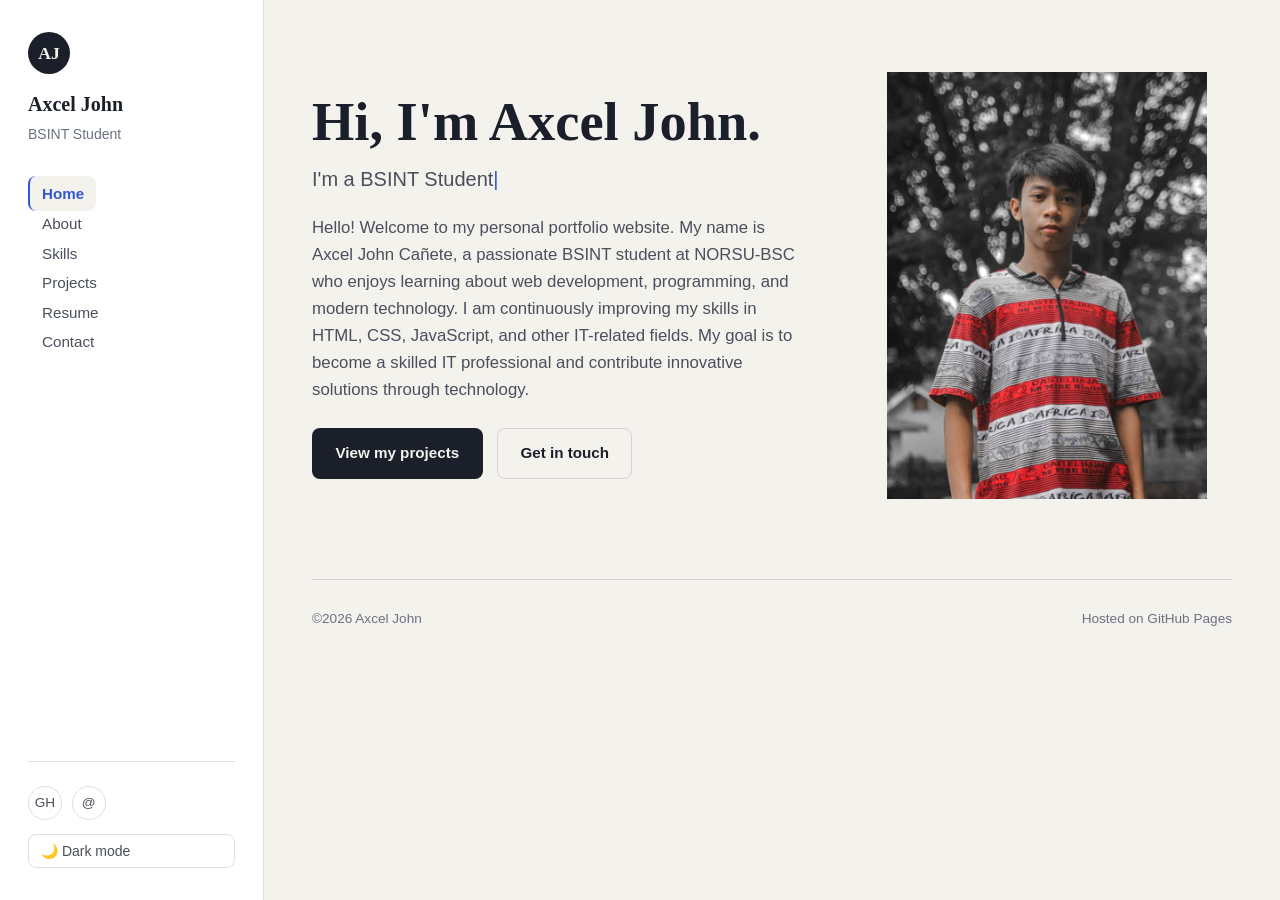
<file: index.html>
<!DOCTYPE html>
<html lang="en">
<head>
  <meta charset="UTF-8" />
  <meta name="viewport" content="width=device-width, initial-scale=1.0" />
  <title>PERSONAL PORTFOLIO WEBSITE</title>
  <link rel="stylesheet" href="css/style.css" />
</head>
<body>

  <!-- Mobile top bar -->
  <header class="topbar">
    <span class="brand-name">Axcel John</span>
    <button class="hamburger" data-hamburger aria-label="Toggle navigation menu" aria-expanded="false">
      <span></span><span></span><span></span>
    </button>
  </header>

  <!-- Mobile drawer navigation -->
  <nav class="mobile-drawer" data-mobile-drawer aria-label="Mobile navigation">
    <ul class="nav-list">
      <li><a class="nav-link" href="index.html">Home</a></li>
      <li><a class="nav-link" href="about.html">About</a></li>
      <li><a class="nav-link" href="skills.html">Skills</a></li>
      <li><a class="nav-link" href="projects.html">Projects</a></li>
      <li><a class="nav-link" href="resume.html">Resume</a></li>
      <li><a class="nav-link" href="contact.html">Contact</a></li>
    </ul>
    <div class="sidebar-footer">
      <div class="social-row">
        <a href="https://github.com/Axcel21" target="_blank" rel="noopener" aria-label="GitHub">GH</a>
        <a href="mailto:axceljohn@example.com" aria-label="Email">@</a>
      </div>
      <button class="theme-toggle" data-theme-toggle type="button">
        <span class="icon-light">🌙 Dark mode</span>
        <span class="icon-dark">☀️ Light mode</span>
      </button>
    </div>
  </nav>

  <div class="app">
    <!-- Desktop sidebar navigation -->
    <aside class="sidebar">
      <div class="brand">
        <div class="brand-mark">AJ</div>
        <span class="brand-name">Axcel John</span>
        <span class="brand-role">BSINT Student</span>
      </div>
      <nav aria-label="Primary navigation">
        <ul class="nav-list">
          <li><a class="nav-link" href="index.html">Home</a></li>
          <li><a class="nav-link" href="about.html">About</a></li>
          <li><a class="nav-link" href="skills.html">Skills</a></li>
          <li><a class="nav-link" href="projects.html">Projects</a></li>
          <li><a class="nav-link" href="resume.html">Resume</a></li>
          <li><a class="nav-link" href="contact.html">Contact</a></li>
        </ul>
      </nav>
      <div class="sidebar-footer">
        <div class="social-row">
          <a href="https://github.com/Axcel21" target="_blank" rel="noopener" aria-label="GitHub">GH</a>
          <a href="mailto:axceljohn@example.com" aria-label="Email">@</a>
        </div>
        <button class="theme-toggle" data-theme-toggle type="button">
          <span class="icon-light">🌙 Dark mode</span>
          <span class="icon-dark">☀️ Light mode</span>
        </button>
      </div>
    </aside>

    <!-- Main content -->
    <main class="main">
      <div class="content-wide">

        <section class="hero">
          <div>
            <h1>Hi, I'm Axcel John.</h1>
            <p class="role-line">I'm a <span data-typing='["BSINT Student"]'></span></p>
            <p class="intro">Hello! Welcome to my personal portfolio website.
              My name is Axcel John Cañete, a passionate BSINT student at NORSU-BSC
              who enjoys learning about web development, programming, and modern technology.
              I am continuously improving my skills in HTML, CSS, JavaScript, and other IT-related fields.
              My goal is to become a skilled IT professional and contribute innovative solutions through technology.</p>

            <div class="cta-row">
              <a class="btn btn-primary" href="projects.html">View my projects</a>
              <a class="btn btn-outline" href="contact.html">Get in touch</a>
            </div>
          </div>
          <div class="hero-figure">
            <img src="images/facebook.jpg" alt=/>
          </div>
        </section>

        <footer class="site-footer">
          <span>©<span data-year></span> Axcel John</span>
          <span>Hosted on GitHub Pages</span>
        </footer>
      </div>
    </main>
  </div>

  <button class="scroll-top-btn" data-scroll-top aria-label="Scroll back to top">↑</button>

  <script src="js/script.js"></script>
</body>
</html>
</file>
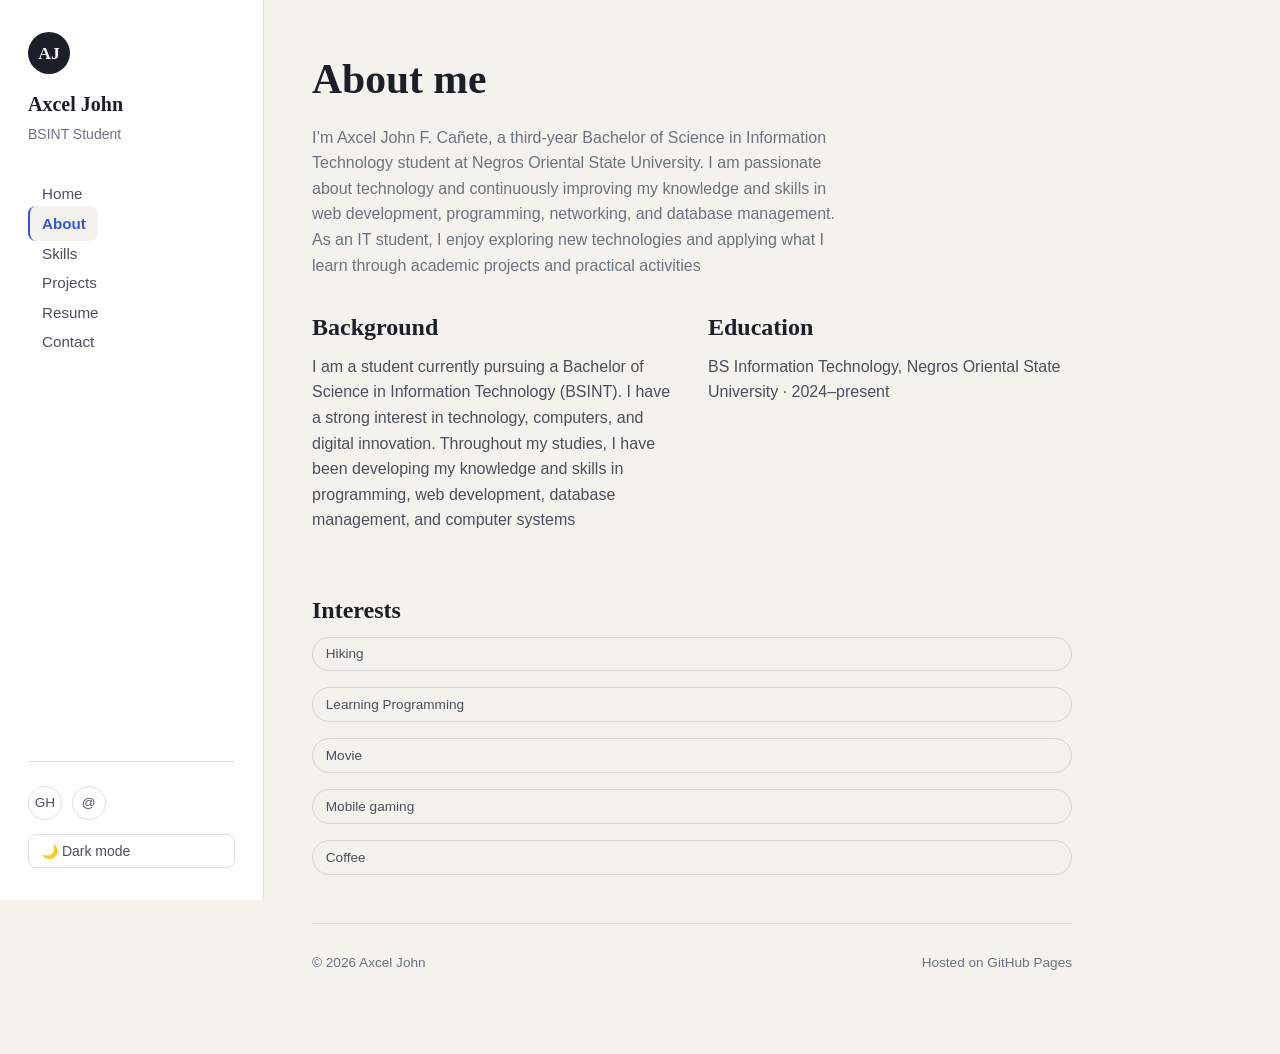
<file: about.html>
<!DOCTYPE html>
<html lang="en">
<head>
  <meta charset="UTF-8" />
  <meta name="viewport" content="width=device-width, initial-scale=1.0" />
  <title>PERSONAL PORTFOLIO WEBSITE</title>
  <link rel="stylesheet" href="css/style.css" />
</head>
<body>

  <header class="topbar">
    <span class="brand-name">Axcel John</span>
    <button class="hamburger" data-hamburger aria-label="Toggle navigation menu" aria-expanded="false">
      <span></span><span></span><span></span>
    </button>
  </header>

  <nav class="mobile-drawer" data-mobile-drawer aria-label="Mobile navigation">
    <ul class="nav-list">
      <li><a class="nav-link" href="index.html">Home</a></li>
      <li><a class="nav-link" href="about.html">About</a></li>
      <li><a class="nav-link" href="skills.html">Skills</a></li>
      <li><a class="nav-link" href="projects.html">Projects</a></li>
      <li><a class="nav-link" href="resume.html">Resume</a></li>
      <li><a class="nav-link" href="contact.html">Contact</a></li>
    </ul>
    <div class="sidebar-footer">
      <div class="social-row">
        <a href="https://github.com/Axcel21" target="_blank" rel="noopener" aria-label="GitHub">GH</a>
        <a href="mailto:axceljohn@example.com" aria-label="Email">@</a>
      </div>
      <button class="theme-toggle" data-theme-toggle type="button">
        <span class="icon-light">🌙 Dark mode</span>
        <span class="icon-dark">☀️ Light mode</span>
      </button>
    </div>
  </nav>

  <div class="app">
    <aside class="sidebar">
      <div class="brand">
        <div class="brand-mark">AJ</div>
        <span class="brand-name">Axcel John</span>
        <span class="brand-role">BSINT Student</span>
      </div>
      <nav aria-label="Primary navigation">
        <ul class="nav-list">
          <li><a class="nav-link" href="index.html">Home</a></li>
          <li><a class="nav-link" href="about.html">About</a></li>
          <li><a class="nav-link" href="skills.html">Skills</a></li>
          <li><a class="nav-link" href="projects.html">Projects</a></li>
          <li><a class="nav-link" href="resume.html">Resume</a></li>
          <li><a class="nav-link" href="contact.html">Contact</a></li>
        </ul>
      </nav>
      <div class="sidebar-footer">
        <div class="social-row">
          <a href="https://github.com/Axcel21" target="_blank" rel="noopener" aria-label="GitHub">GH</a>
          <a href="mailto:axceljohn@example.com" aria-label="Email">@</a>
        </div>
        <button class="theme-toggle" data-theme-toggle type="button">
          <span class="icon-light">🌙 Dark mode</span>
          <span class="icon-dark">☀️ Light mode</span>
        </button>
      </div>
    </aside>

    <main class="main">
      <div class="content">
        <div class="page-header">
          <h1>About me</h1>
          <p class="section-lead">I’m Axcel John F. Cañete, a third-year Bachelor of Science in Information Technology student
             at Negros Oriental State University. I am passionate about technology and continuously improving my knowledge
             and skills in web development, programming, networking, and database management. As an IT student, I enjoy exploring
             new technologies and applying what I learn through academic projects and practical activities</p>
        </div>

        <section class="section about-grid">
          <div>
            <h2>Background</h2>
            <p>I am a student currently pursuing a Bachelor of Science in Information Technology (BSINT).
               I have a strong interest in technology, computers, and digital innovation. Throughout my studies,
               I have been developing my knowledge and skills in programming, web development, database management,
               and computer systems</p>
          </div>
          <div>
            <h2>Education</h2>
            <p>BS Information Technology, Negros Oriental State University · 2024–present</p>
          </div>
        </section>

        <section class="section">
          <h2>Interests</h2>
          <div class="interest-tags">
            <span>Hiking</span>
            <span>Learning Programming</span>
            <span>Movie</span>
            <span>Mobile gaming</span>
            <span>Coffee</span>
          </div>
        </section>

        <footer class="site-footer">
          <span>© <span data-year></span> Axcel John</span>
          <span>Hosted on GitHub Pages</span>
        </footer>
      </div>
    </main>
  </div>

  <button class="scroll-top-btn" data-scroll-top aria-label="Scroll back to top">↑</button>

  <script src="js/script.js"></script>
</body>
</html>
</file>
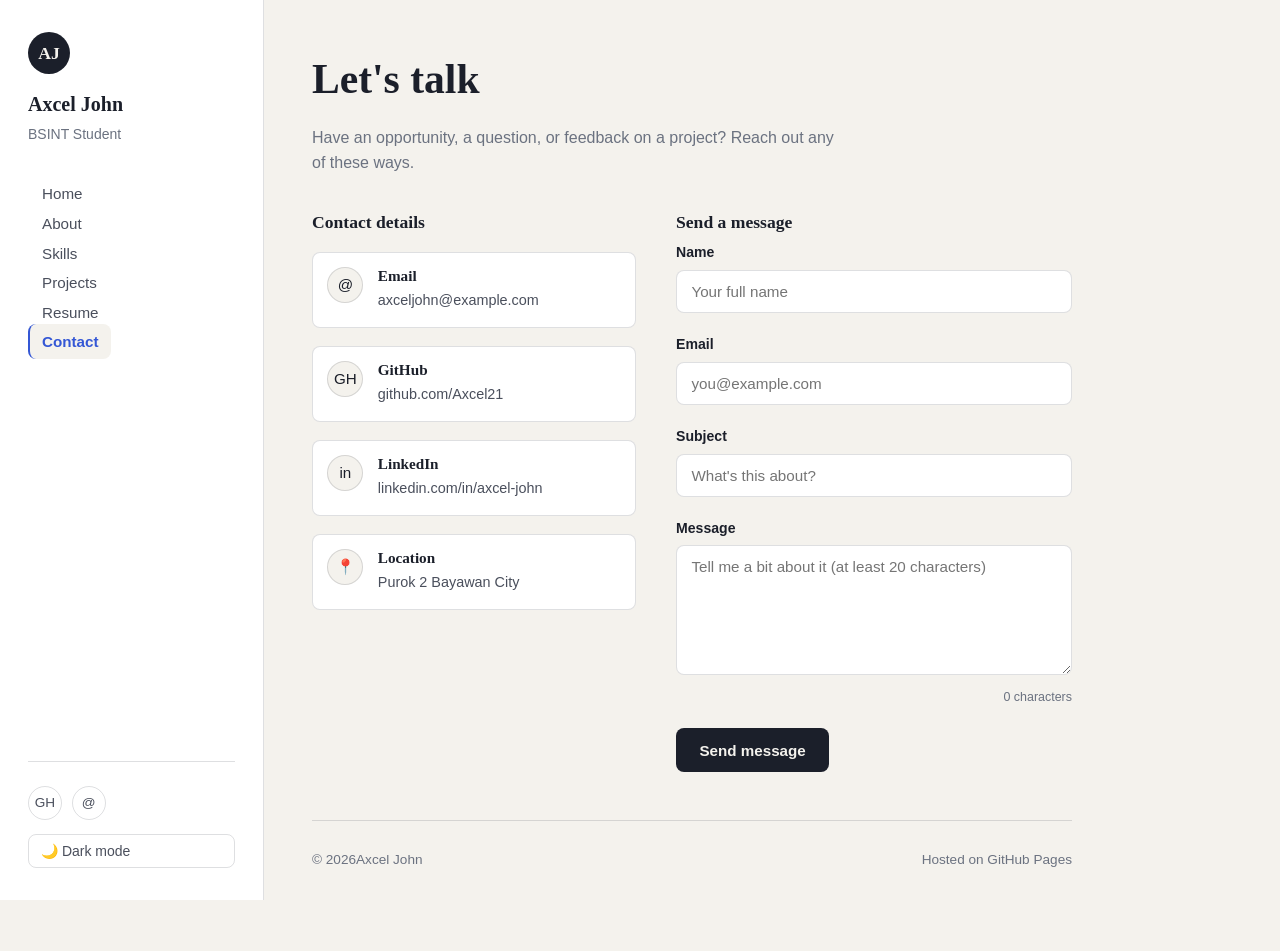
<file: contact.html>
<!DOCTYPE html>
<html lang="en">
<head>
  <meta charset="UTF-8" />
  <meta name="viewport" content="width=device-width, initial-scale=1.0" />
  <title>PERSONAL PORTFOLIO WEBSITE</title>
  <link rel="stylesheet" href="css/style.css" />
</head>
<body>

  <header class="topbar">
    <span class="brand-name">Axcel John</span>
    <button class="hamburger" data-hamburger aria-label="Toggle navigation menu" aria-expanded="false">
      <span></span><span></span><span></span>
    </button>
  </header>

  <nav class="mobile-drawer" data-mobile-drawer aria-label="Mobile navigation">
    <ul class="nav-list">
      <li><a class="nav-link" href="index.html">Home</a></li>
      <li><a class="nav-link" href="about.html">About</a></li>
      <li><a class="nav-link" href="skills.html">Skills</a></li>
      <li><a class="nav-link" href="projects.html">Projects</a></li>
      <li><a class="nav-link" href="resume.html">Resume</a></li>
      <li><a class="nav-link" href="contact.html">Contact</a></li>
    </ul>
    <div class="sidebar-footer">
      <div class="social-row">
        <a href="https://github.com/Axcel21" target="_blank" rel="noopener" aria-label="GitHub">GH</a>
        <a href="mailto:axceljohn@example.com" aria-label="Email">@</a>
      </div>
      <button class="theme-toggle" data-theme-toggle type="button">
        <span class="icon-light">🌙 Dark mode</span>
        <span class="icon-dark">☀️ Light mode</span>
      </button>
    </div>
  </nav>

  <div class="app">
    <aside class="sidebar">
      <div class="brand">
        <div class="brand-mark">AJ</div>
        <span class="brand-name">Axcel John</span>
        <span class="brand-role">BSINT Student</span>
      </div>
      <nav aria-label="Primary navigation">
        <ul class="nav-list">
          <li><a class="nav-link" href="index.html">Home</a></li>
          <li><a class="nav-link" href="about.html">About</a></li>
          <li><a class="nav-link" href="skills.html">Skills</a></li>
          <li><a class="nav-link" href="projects.html">Projects</a></li>
          <li><a class="nav-link" href="resume.html">Resume</a></li>
          <li><a class="nav-link" href="contact.html">Contact</a></li>
        </ul>
      </nav>
      <div class="sidebar-footer">
        <div class="social-row">
          <a href="https://github.com/Axcel21" target="_blank" rel="noopener" aria-label="GitHub">GH</a>
          <a href="mailto:axceljohn@example.com" aria-label="Email">@</a>
        </div>
        <button class="theme-toggle" data-theme-toggle type="button">
          <span class="icon-light">🌙 Dark mode</span>
          <span class="icon-dark">☀️ Light mode</span>
        </button>
      </div>
    </aside>

    <main class="main">
      <div class="content">
        <div class="page-header">
          <h1>Let's talk</h1>
          <p class="section-lead">Have an opportunity, a question, or feedback on a project? Reach out any of these ways.</p>
        </div>

        <section class="section contact-grid">
          <div>
            <h2 style="font-size:1.1rem;">Contact details</h2>
            <div class="contact-info-list">
              <div class="contact-info-item">
                <span class="glyph">@</span>
                <div>
                  <h3>Email</h3>
                  <a href="mailto:axceljohn@example.com">axceljohn@example.com</a>
                </div>
              </div>
              <div class="contact-info-item">
                <span class="glyph">GH</span>
                <div>
                  <h3>GitHub</h3>
                  <a href="https://github.com/Axcel21" target="_blank" rel="noopener">github.com/Axcel21</a>
                </div>
              </div>
              <div class="contact-info-item">
                <span class="glyph">in</span>
                <div>
                  <h3>LinkedIn</h3>
                  <a href="https://linkedin.com/in/axcel-john" target="_blank" rel="noopener">linkedin.com/in/axcel-john</a>
                </div>
              </div>
              <div class="contact-info-item">
                <span class="glyph">📍</span>
                <div>
                  <h3>Location</h3>
                  <span class="value">Purok 2 Bayawan City</span>
                </div>
              </div>
            </div>
          </div>

          <div>
            <h2 style="font-size:1.1rem;">Send a message</h2>
            <div class="form-status" data-form-status></div>
            <form data-contact-form novalidate>
              <div class="form-group">
                <label for="name">Name</label>
                <input type="text" id="name" name="name" placeholder="Your full name" />
                <p class="field-error"></p>
              </div>
              <div class="form-group">
                <label for="email">Email</label>
                <input type="email" id="email" name="email" placeholder="you@example.com" />
                <p class="field-error"></p>
              </div>
              <div class="form-group">
                <label for="subject">Subject</label>
                <input type="text" id="subject" name="subject" placeholder="What's this about?" />
                <p class="field-error"></p>
              </div>
              <div class="form-group">
                <label for="message">Message</label>
                <textarea id="message" name="message" placeholder="Tell me a bit about it (at least 20 characters)"></textarea>
                <p class="field-error"></p>
                <p class="char-count" data-char-count>0 characters</p>
              </div>
              <button class="btn btn-primary" type="submit">Send message</button>
            </form>
          </div>
        </section>

        <footer class="site-footer">
          <span>© <span data-year></span>Axcel John</span>
          <span>Hosted on GitHub Pages</span>
        </footer>
      </div>
    </main>
  </div>

  <button class="scroll-top-btn" data-scroll-top aria-label="Scroll back to top">↑</button>

  <script src="js/script.js"></script>
</body>
</html>
</file>
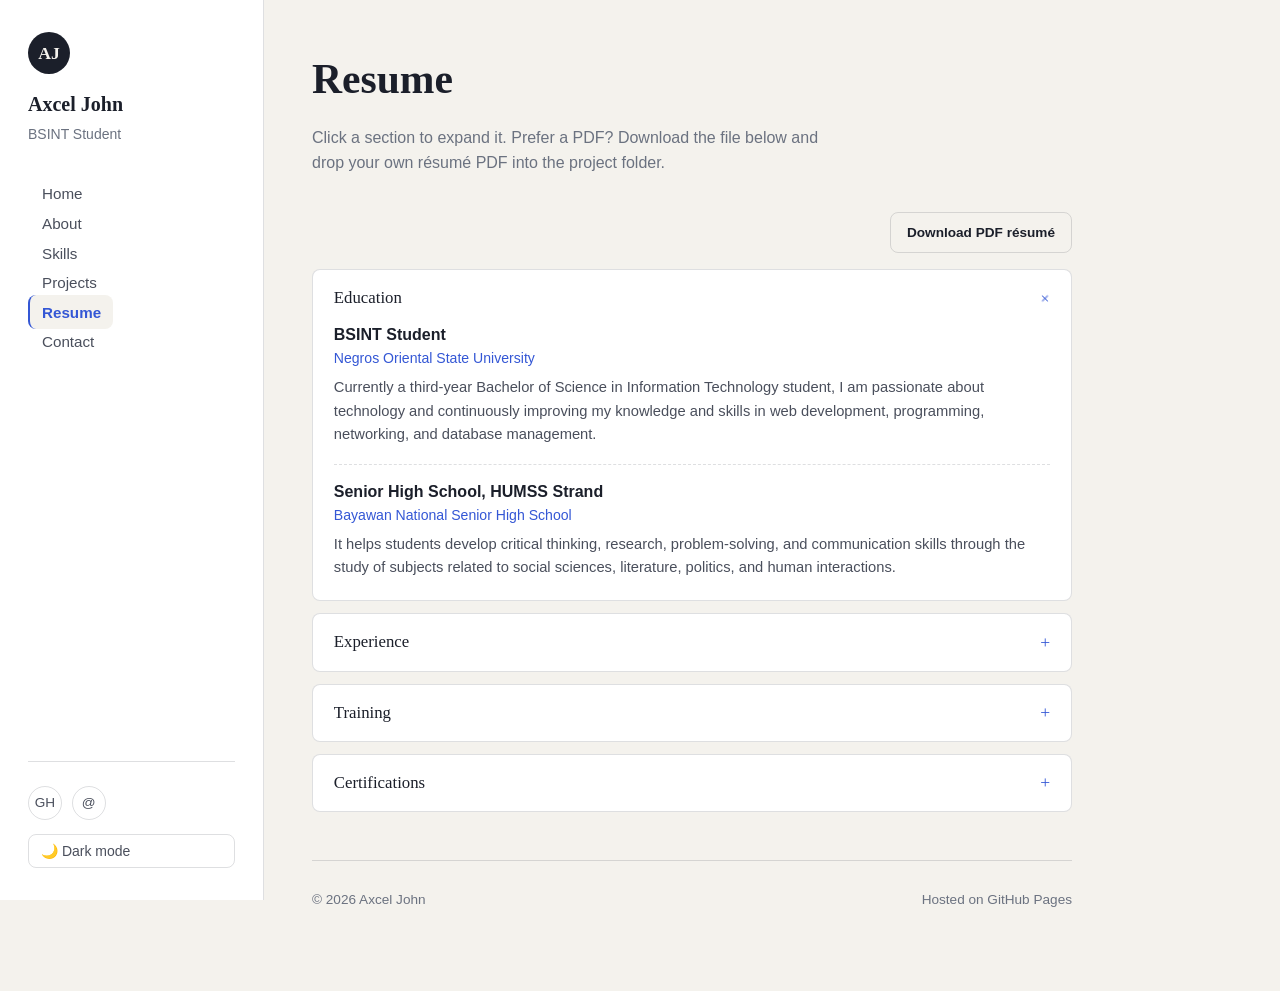
<file: resume.html>
<!DOCTYPE html>
<html lang="en">
<head>
  <meta charset="UTF-8" />
  <meta name="viewport" content="width=device-width, initial-scale=1.0" />
  <title>PERSONAL PORTFOLIO WEBSITE</title>
  <link rel="stylesheet" href="css/style.css" />
</head>
<body>

  <header class="topbar">
    <span class="brand-name">Axcel John</span>
    <button class="hamburger" data-hamburger aria-label="Toggle navigation menu" aria-expanded="false">
      <span></span><span></span><span></span>
    </button>
  </header>

  <nav class="mobile-drawer" data-mobile-drawer aria-label="Mobile navigation">
    <ul class="nav-list">
      <li><a class="nav-link" href="index.html">Home</a></li>
      <li><a class="nav-link" href="about.html">About</a></li>
      <li><a class="nav-link" href="skills.html">Skills</a></li>
      <li><a class="nav-link" href="projects.html">Projects</a></li>
      <li><a class="nav-link" href="resume.html">Resume</a></li>
      <li><a class="nav-link" href="contact.html">Contact</a></li>
    </ul>
    <div class="sidebar-footer">
      <div class="social-row">
        <a href="https://github.com/Axcel21" target="_blank" rel="noopener" aria-label="GitHub">GH</a>
        <a href="mailto:axceljohn@example.com" aria-label="Email">@</a>
      </div>
      <button class="theme-toggle" data-theme-toggle type="button">
        <span class="icon-light">🌙 Dark mode</span>
        <span class="icon-dark">☀️ Light mode</span>
      </button>
    </div>
  </nav>

  <div class="app">
    <aside class="sidebar">
      <div class="brand">
        <div class="brand-mark">AJ</div>
        <span class="brand-name">Axcel John</span>
        <span class="brand-role">BSINT Student</span>
      </div>
      <nav aria-label="Primary navigation">
        <ul class="nav-list">
          <li><a class="nav-link" href="index.html">Home</a></li>
          <li><a class="nav-link" href="about.html">About</a></li>
          <li><a class="nav-link" href="skills.html">Skills</a></li>
          <li><a class="nav-link" href="projects.html">Projects</a></li>
          <li><a class="nav-link" href="resume.html">Resume</a></li>
          <li><a class="nav-link" href="contact.html">Contact</a></li>
        </ul>
      </nav>
      <div class="sidebar-footer">
        <div class="social-row">
          <a href="https://github.com/Axcel21" target="_blank" rel="noopener" aria-label="GitHub">GH</a>
          <a href="mailto:axceljohn@example.com" aria-label="Email">@</a>
        </div>
        <button class="theme-toggle" data-theme-toggle type="button">
          <span class="icon-light">🌙 Dark mode</span>
          <span class="icon-dark">☀️ Light mode</span>
        </button>
      </div>
    </aside>

    <main class="main">
      <div class="content">
        <div class="page-header">
          <h1>Resume</h1>
          <p class="section-lead">Click a section to expand it. Prefer a PDF?
             Download the file below and drop your own résumé PDF into the project folder.</p>
        </div>

        <div class="resume-toolbar">
          <a class="btn btn-outline" href="assets/Axcel John.docx" download>Download PDF résumé</a>
        </div>

        <section class="section">

          <div class="accordion-item" data-accordion-item>
            <button class="accordion-trigger" data-accordion-trigger aria-expanded="false">
              Education <span class="accordion-icon">+</span>
            </button>
            <div class="accordion-panel" data-accordion-panel>
              <div class="accordion-panel-inner">
                <div class="timeline-entry">
                  <div class="timeline-head">
                    <h4>BSINT Student</h4>
                  </div>
                  <p class="timeline-org">Negros Oriental State University</p>
                  <p>Currently a third-year Bachelor of Science in Information Technology student, I am passionate about technology and continuously
                     improving my knowledge and skills in web development, programming, networking, and database management.</p>
                </div>
                <div class="timeline-entry">
                  <div class="timeline-head">
                    <h4>Senior High School, HUMSS Strand</h4>
                  </div>
                  <p class="timeline-org">Bayawan National Senior High School</p>
                  <p>It helps students develop critical thinking, research, problem-solving, and communication skills
                     through the study of subjects related to social sciences, literature, politics, and human interactions.</p>
                </div>
              </div>
            </div>
          </div>

          <div class="accordion-item" data-accordion-item>  
            <button class="accordion-trigger" data-accordion-trigger aria-expanded="false">
              Experience <span class="accordion-icon">+</span>
            </button>
            <div class="accordion-panel" data-accordion-panel>
              <div class="accordion-panel-inner">
                <div class="timeline-entry">
                  <div class="timeline-head">
                  </div>
                  <p>I have basic experience in computer hardware, including assembling and disassembling computer components, installing
                     RAM, hard drives, SSDs, and other peripherals. I am familiar with troubleshooting common hardware issues, performing
                     routine maintenance, and ensuring that computer systems function properly. Through hands-on activities and academic
                     projects, I have developed skills in identifying hardware components, upgrading computer systems, and maintaining
                     hardware performance.</p>
                </div>
              </div>
            </div>
          </div>
          <div class="accordion-item" data-accordion-item>
            <button class="accordion-trigger" data-accordion-trigger aria-expanded="false">
              Training<span class="accordion-icon">+</span>
            </button>
            <div class="accordion-panel" data-accordion-panel>
              <div class="accordion-panel-inner">
                <div class="timeline-entry">
                  <div class="timeline-head">
                  </div>
                  <p>My knowledge and skills in installing, configuring, and maintaining computer networks and systems.
                     Through this training, I learned the fundamentals of network setup, cable installation, IP addressing,
                     network troubleshooting, and basic hardware and software maintenance.</p>
                </div>
              </div>
            </div>
          </div>
          <div class="accordion-item" data-accordion-item>
            <button class="accordion-trigger" data-accordion-trigger aria-expanded="false">
              Certifications<span class="accordion-icon">+</span>
            </button>
            <div class="accordion-panel" data-accordion-panel>
              <div class="accordion-panel-inner">
                <div class="timeline-entry">
                  <div class="timeline-head">
                  <p>TESDA NC II certification in Computer Systems Servicing equipped me with essential skills in networking,
                     computer installation, and system troubleshooting. This training provided hands-on experience in configuring network
                     connections, assembling computer hardware, installing operating systems, and maintaining IT equipment. Through this
                     certification, I developed a strong foundation in technical support and network management, helping me prepare for
                     roles in the information technology field.</p>
                </div>
          </div>

        </section>

        <footer class="site-footer">
          <span>© <span data-year></span> Axcel John</span>
          <span>Hosted on GitHub Pages</span>
        </footer>
      </div>
    </main>
  </div>

  <button class="scroll-top-btn" data-scroll-top aria-label="Scroll back to top">↑</button>

  <script src="js/script.js"></script>
</body>
</html>
</file>
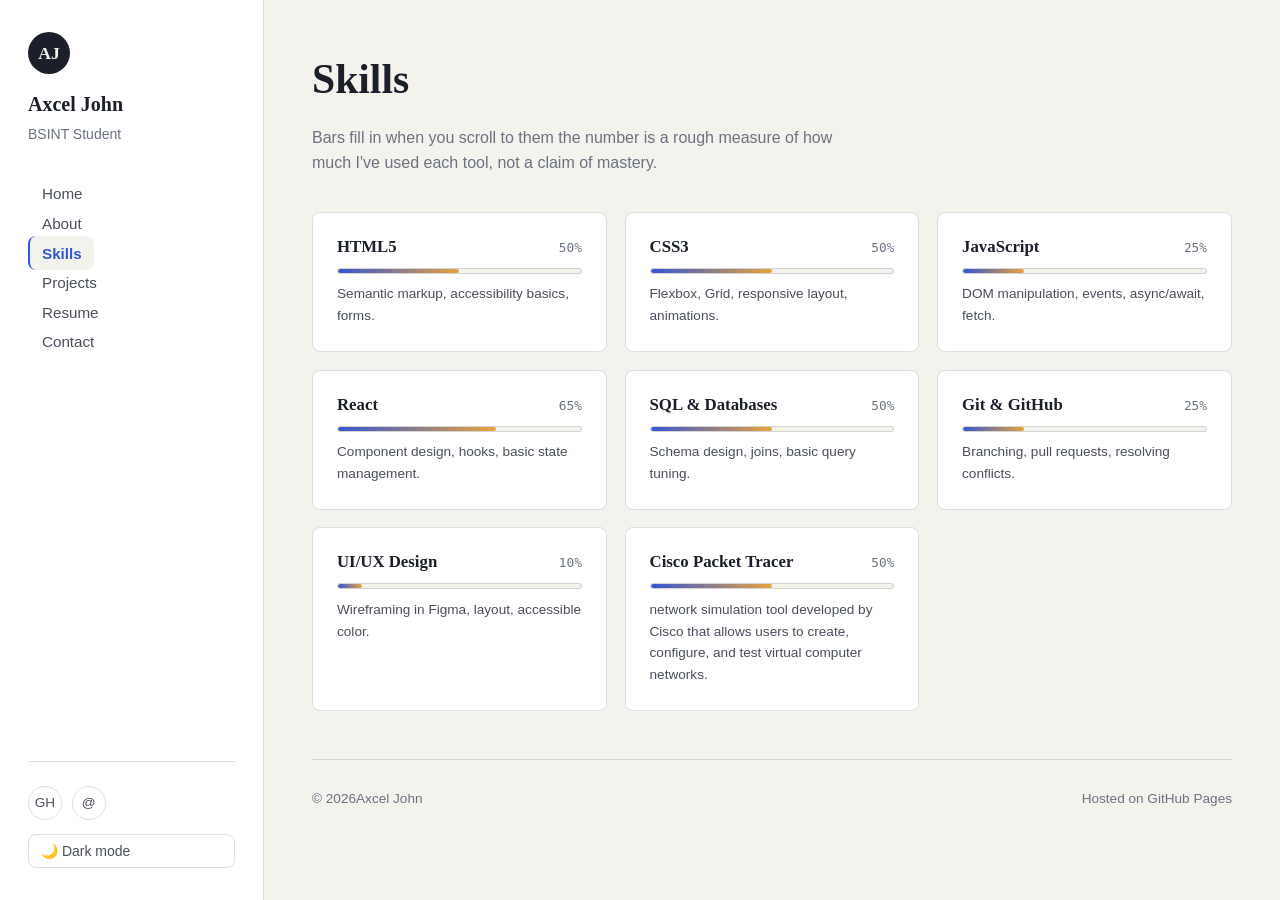
<file: skills.html>
<!DOCTYPE html>
<html lang="en">
<head>
  <meta charset="UTF-8" />
  <meta name="viewport" content="width=device-width, initial-scale=1.0" />
  <title>PERSONAL PORTFOLIO WEBSITE</title>
  <link rel="stylesheet" href="css/style.css" />
</head>
<body>

  <header class="topbar">
    <span class="brand-name">Axcel John</span>
    <button class="hamburger" data-hamburger aria-label="Toggle navigation menu" aria-expanded="false">
      <span></span><span></span><span></span>
    </button>
  </header>

  <nav class="mobile-drawer" data-mobile-drawer aria-label="Mobile navigation">
    <ul class="nav-list">
      <li><a class="nav-link" href="index.html">Home</a></li>
      <li><a class="nav-link" href="about.html">About</a></li>
      <li><a class="nav-link" href="skills.html">Skills</a></li>
      <li><a class="nav-link" href="projects.html">Projects</a></li>
      <li><a class="nav-link" href="resume.html">Resume</a></li>
      <li><a class="nav-link" href="contact.html">Contact</a></li>
    </ul>
    <div class="sidebar-footer">
      <div class="social-row">
        <a href="https://github.com/Axcel21" target="_blank" rel="noopener" aria-label="GitHub">GH</a>
        <a href="mailto:axceljohn@example.com" aria-label="Email">@</a>
      </div>
      <button class="theme-toggle" data-theme-toggle type="button">
        <span class="icon-light">🌙 Dark mode</span>
        <span class="icon-dark">☀️ Light mode</span>
      </button>
    </div>
  </nav>

  <div class="app">
    <aside class="sidebar">
      <div class="brand">
        <div class="brand-mark">AJ</div>
        <span class="brand-name">Axcel John</span>
        <span class="brand-role">BSINT Student</span>
      </div>
      <nav aria-label="Primary navigation">
        <ul class="nav-list">
          <li><a class="nav-link" href="index.html">Home</a></li>
          <li><a class="nav-link" href="about.html">About</a></li>
          <li><a class="nav-link" href="skills.html">Skills</a></li>
          <li><a class="nav-link" href="projects.html">Projects</a></li>
          <li><a class="nav-link" href="resume.html">Resume</a></li>
          <li><a class="nav-link" href="contact.html">Contact</a></li>
        </ul>
      </nav>
      <div class="sidebar-footer">
        <div class="social-row">
          <a href="https://github.com/Axcel21" target="_blank" rel="noopener" aria-label="GitHub">GH</a>
          <a href="mailto:axceljohn@example.com" aria-label="Email">@</a>
        </div>
        <button class="theme-toggle" data-theme-toggle type="button">
          <span class="icon-light">🌙 Dark mode</span>
          <span class="icon-dark">☀️ Light mode</span>
        </button>
      </div>
    </aside>

    <main class="main">
      <div class="content-wide">
        <div class="page-header">
          <h1>Skills</h1>
          <p class="section-lead">Bars fill in when you scroll to them the number is a rough measure of how much I've used each tool, not a claim of mastery.</p>
        </div>

        <section class="section skills-grid">
          <div class="card skill-card">
            <div class="skill-top"><h3>HTML5</h3><span>50%</span></div>
            <div class="skill-bar-track"><div class="skill-bar-fill" data-skill-level="50"></div></div>
            <p class="skill-note">Semantic markup, accessibility basics, forms.</p>
          </div>

          <div class="card skill-card">
            <div class="skill-top"><h3>CSS3</h3><span>50%</span></div>
            <div class="skill-bar-track"><div class="skill-bar-fill" data-skill-level="50"></div></div>
            <p class="skill-note">Flexbox, Grid, responsive layout, animations.</p>
          </div>

          <div class="card skill-card">
            <div class="skill-top"><h3>JavaScript</h3><span>25%</span></div>
            <div class="skill-bar-track"><div class="skill-bar-fill" data-skill-level="25"></div></div>
            <p class="skill-note">DOM manipulation, events, async/await, fetch.</p>
          </div>

          <div class="card skill-card">
            <div class="skill-top"><h3>React</h3><span>65%</span></div>
            <div class="skill-bar-track"><div class="skill-bar-fill" data-skill-level="65"></div></div>
            <p class="skill-note">Component design, hooks, basic state management.</p>
          </div>

          <div class="card skill-card">
            <div class="skill-top"><h3>SQL &amp; Databases</h3><span>50%</span></div>
            <div class="skill-bar-track"><div class="skill-bar-fill" data-skill-level="50"></div></div>
            <p class="skill-note">Schema design, joins, basic query tuning.</p>
          </div>

          <div class="card skill-card">
            <div class="skill-top"><h3>Git &amp; GitHub</h3><span>25%</span></div>
            <div class="skill-bar-track"><div class="skill-bar-fill" data-skill-level="25"></div></div>
            <p class="skill-note">Branching, pull requests, resolving conflicts.</p>
          </div>

          <div class="card skill-card">
            <div class="skill-top"><h3>UI/UX Design</h3><span>10%</span></div>
            <div class="skill-bar-track"><div class="skill-bar-fill" data-skill-level="10"></div></div>
            <p class="skill-note">Wireframing in Figma, layout, accessible color.</p>
          </div>

          <div class="card skill-card">
            <div class="skill-top"><h3>Cisco Packet Tracer</h3><span>50%</span></div>
            <div class="skill-bar-track"><div class="skill-bar-fill" data-skill-level="50"></div></div>
            <p class="skill-note">network simulation tool developed by Cisco that allows users to create, configure, and test virtual computer networks.</p>
          </div>

        </section>

        <footer class="site-footer">
          <span>© <span data-year></span>Axcel John</span>
          <span>Hosted on GitHub Pages</span>
        </footer>
      </div>
    </main>
  </div>

  <button class="scroll-top-btn" data-scroll-top aria-label="Scroll back to top">↑</button>

  <script src="js/script.js"></script>
</body>
</html>
</file>
<file: css/style.css>
/* ============================================================
   PORTFOLIO STYLESHEET
   Theme: "Blueprint" — a builder's notebook aesthetic.
   Paper backgrounds, ink-navy structure, cobalt + amber accents.
   ============================================================ */

/* ---------- Design tokens ---------- */
:root {
  /* Color palette (light / default) */
  --color-bg: #f4f2ed;          /* paper */
  --color-bg-alt: #ffffff;      /* card surface */
  --color-ink: #1b1f2a;         /* primary text / structure */
  --color-ink-soft: #4a4f5c;    /* secondary text */
  --color-muted: #6b7280;       /* tertiary text */
  --color-primary: #3457d5;     /* cobalt accent */
  --color-primary-dark: #22398f;
  --color-accent: #e8a33d;      /* amber accent, used sparingly */
  --color-border: rgba(27, 31, 42, 0.14);
  --color-shadow: rgba(27, 31, 42, 0.08);

  /* Typography */
  --font-display: "Fraunces", "Georgia", serif;
  --font-body: "IBM Plex Sans", "Segoe UI", Arial, sans-serif;
  --font-mono: "IBM Plex Mono", monospace;

  /* Layout */
  --sidebar-width: 264px;
  --content-max: 760px;
  --radius: 8px;
  --transition: 200ms ease;
}

[data-theme="dark"] {
  --color-bg: #14161c;
  --color-bg-alt: #1c1f28;
  --color-ink: #f2f1ec;
  --color-ink-soft: #cfd2da;
  --color-muted: #8b90a0;
  --color-primary: #7d94ff;
  --color-primary-dark: #a9b8ff;
  --color-accent: #f0b859;
  --color-border: rgba(242, 241, 236, 0.14);
  --color-shadow: rgba(0, 0, 0, 0.35);
}

/* ---------- Reset ---------- */
* , *::before, *::after { box-sizing: border-box; }
html { scroll-behavior: smooth; }
body {
  margin: 0;
  background: var(--color-bg);
  color: var(--color-ink);
  font-family: var(--font-body);
  font-size: 16px;
  line-height: 1.6;
  transition: background var(--transition), color var(--transition);
}
img { max-width: 100%; display: block; }
a { color: inherit; text-decoration: none; }
ul { list-style: none; margin: 0; padding: 0; }
h1, h2, h3, h4 { font-family: var(--font-display); line-height: 1.15; margin: 0 0 0.5em; font-weight: 600; }
p { margin: 0 0 1em; color: var(--color-ink-soft); }
button { font-family: inherit; cursor: pointer; }

/* Respect reduced motion preference */
@media (prefers-reduced-motion: reduce) {
  html { scroll-behavior: auto; }
  * { animation-duration: 0.01ms !important; transition-duration: 0.01ms !important; }
}

/* Visible focus ring for accessibility */
a:focus-visible,
button:focus-visible,
input:focus-visible,
textarea:focus-visible {
  outline: 2px solid var(--color-primary);
  outline-offset: 2px;
}

/* Subtle dot-grid texture, used behind hero/section headers */
.dot-grid {
  background-image: radial-gradient(var(--color-border) 1px, transparent 1px);
  background-size: 18px 18px;
}

/* ============================================================
   APP SHELL: sidebar nav (desktop) + content column
   ============================================================ */
.app {
  display: flex;
  min-height: 100vh;
}

/* ---------- Sidebar ---------- */
.sidebar {
  width: var(--sidebar-width);
  flex-shrink: 0;
  background: var(--color-bg-alt);
  border-right: 1px solid var(--color-border);
  padding: 2rem 1.75rem;
  position: sticky;
  top: 0;
  height: 100vh;
  display: flex;
  flex-direction: column;
}

.brand {
  display: flex;
  flex-direction: column;
  gap: 0.15rem;
  margin-bottom: 2.25rem;
}
.brand-mark {
  width: 42px;
  height: 42px;
  border-radius: 50%;
  background: var(--color-ink);
  color: var(--color-bg);
  display: flex;
  align-items: center;
  justify-content: center;
  font-family: var(--font-display);
  font-weight: 600;
  font-size: 1.1rem;
  margin-bottom: 0.75rem;
}
.brand-name {
  font-family: var(--font-display);
  font-size: 1.25rem;
  font-weight: 600;
}
.brand-role {
  color: var(--color-muted);
  font-size: 0.875rem;
}

.nav-list { display: flex; flex-direction: column; gap: 0.25rem; }
.nav-link {
  padding: 0.55rem 0.75rem;
  border-radius: var(--radius);
  color: var(--color-ink-soft);
  font-size: 0.95rem;
  border-left: 2px solid transparent;
  transition: background var(--transition), color var(--transition), border-color var(--transition);
}
.nav-link:hover { background: var(--color-bg); color: var(--color-ink); }
.nav-link.is-active {
  color: var(--color-primary);
  border-left-color: var(--color-primary);
  background: var(--color-bg);
  font-weight: 600;
}

.sidebar-footer {
  margin-top: auto;
  padding-top: 1.5rem;
  border-top: 1px solid var(--color-border);
  display: flex;
  flex-direction: column;
  gap: 0.9rem;
}

.social-row { display: flex; gap: 0.6rem; }
.social-row a {
  width: 34px;
  height: 34px;
  border: 1px solid var(--color-border);
  border-radius: 50%;
  display: flex;
  align-items: center;
  justify-content: center;
  font-size: 0.85rem;
  color: var(--color-ink-soft);
  transition: border-color var(--transition), color var(--transition);
}
.social-row a:hover { border-color: var(--color-primary); color: var(--color-primary); }

/* Theme toggle button */
.theme-toggle {
  display: flex;
  align-items: center;
  gap: 0.6rem;
  border: 1px solid var(--color-border);
  background: transparent;
  color: var(--color-ink-soft);
  padding: 0.5rem 0.75rem;
  border-radius: var(--radius);
  font-size: 0.875rem;
  transition: border-color var(--transition), color var(--transition);
}
.theme-toggle:hover { border-color: var(--color-primary); color: var(--color-ink); }
.theme-toggle .icon-dark { display: none; }
[data-theme="dark"] .theme-toggle .icon-light { display: none; }
[data-theme="dark"] .theme-toggle .icon-dark { display: inline; }

/* ---------- Mobile top bar (hidden on desktop) ---------- */
.topbar {
  display: none;
  position: sticky;
  top: 0;
  z-index: 40;
  background: var(--color-bg-alt);
  border-bottom: 1px solid var(--color-border);
  padding: 0.85rem 1.1rem;
  align-items: center;
  justify-content: space-between;
}
.topbar .brand-name { font-size: 1.05rem; }
.hamburger {
  width: 40px;
  height: 40px;
  border: 1px solid var(--color-border);
  border-radius: var(--radius);
  background: transparent;
  display: flex;
  flex-direction: column;
  align-items: center;
  justify-content: center;
  gap: 4px;
}
.hamburger span {
  display: block;
  width: 18px;
  height: 2px;
  background: var(--color-ink);
  transition: transform var(--transition), opacity var(--transition);
}
.hamburger.is-open span:nth-child(1) { transform: translateY(6px) rotate(45deg); }
.hamburger.is-open span:nth-child(2) { opacity: 0; }
.hamburger.is-open span:nth-child(3) { transform: translateY(-6px) rotate(-45deg); }

.mobile-drawer {
  display: none;
  position: fixed;
  inset: 0;
  z-index: 39;
  background: var(--color-bg);
  padding: 5.5rem 1.5rem 2rem;
  overflow-y: auto;
}
.mobile-drawer.is-open { display: block; }
.mobile-drawer .nav-list { gap: 0.4rem; }
.mobile-drawer .nav-link { font-size: 1.05rem; padding: 0.7rem 0.9rem; }
.mobile-drawer .sidebar-footer { border-top: 1px solid var(--color-border); margin-top: 1.5rem; padding-top: 1.5rem; }

/* ---------- Main content ---------- */
.main {
  flex: 1;
  min-width: 0;
  padding: 3.5rem 3rem 5rem;
}
.content {
  max-width: var(--content-max);
}
.content-wide { max-width: 1040px; }

.eyebrow-free-title { font-size: clamp(2rem, 4vw, 2.75rem); }

.section { margin-bottom: 3rem; }
.section-lead { color: var(--color-muted); max-width: 60ch; }

/* ============================================================
   HOME / HERO
   ============================================================ */
.hero {
  display: grid;
  grid-template-columns: 1.15fr 0.85fr;
  gap: 3rem;
  align-items: center;
  padding: 1rem 0 3rem;
}
.hero-kicker {
  font-family: var(--font-mono);
  color: var(--color-primary);
  font-size: 0.9rem;
  margin-bottom: 0.9rem;
}
.hero h1 {
  font-size: clamp(2.4rem, 5vw, 3.4rem);
  margin-bottom: 0.6rem;
}
.hero .role-line {
  font-size: 1.25rem;
  color: var(--color-ink-soft);
  min-height: 1.6em;
  margin-bottom: 1.25rem;
}
.role-line .cursor { color: var(--color-primary); }
.hero p.intro { max-width: 52ch; font-size: 1.05rem; }

.cta-row { display: flex; gap: 0.9rem; margin-top: 1.5rem; flex-wrap: wrap; }
.btn {
  display: inline-flex;
  align-items: center;
  gap: 0.5rem;
  padding: 0.8rem 1.4rem;
  border-radius: var(--radius);
  font-size: 0.95rem;
  font-weight: 600;
  border: 1px solid transparent;
  transition: transform var(--transition), background var(--transition), border-color var(--transition), color var(--transition);
}
.btn:hover { transform: translateY(-2px); }
.btn-primary { background: var(--color-ink); color: var(--color-bg); }
[data-theme="dark"] .btn-primary { background: var(--color-primary); color: #10131a; }
.btn-primary:hover { background: var(--color-primary); color: #fff; }
.btn-outline { border-color: var(--color-border); color: var(--color-ink); }
.btn-outline:hover { border-color: var(--color-primary); color: var(--color-primary); }

.hero-figure {
  position: relative;
  justify-self: center;
}
.hero-figure img {
  width: 320px;
  max-width: 100%;
}

.quick-stats {
  display: grid;
  grid-template-columns: repeat(3, 1fr);
  gap: 1.25rem;
  padding: 1.75rem 0;
  border-top: 1px solid var(--color-border);
  border-bottom: 1px solid var(--color-border);
}
.quick-stats div strong { display: block; font-family: var(--font-display); font-size: 1.7rem; }
.quick-stats div span { color: var(--color-muted); font-size: 0.85rem; }

.home-preview-row {
  display: grid;
  grid-template-columns: repeat(3, 1fr);
  gap: 1.25rem;
  margin-top: 1rem;
}

/* ============================================================
   CARDS (skills, projects, misc)
   ============================================================ */
.card {
  background: var(--color-bg-alt);
  border: 1px solid var(--color-border);
  border-radius: var(--radius);
  padding: 1.5rem;
}

.skills-grid {
  display: grid;
  grid-template-columns: repeat(auto-fit, minmax(220px, 1fr));
  gap: 1.1rem;
}
.skill-card { position: relative; }
.skill-top { display: flex; justify-content: space-between; align-items: baseline; margin-bottom: 0.6rem; }
.skill-top h3 { font-size: 1.05rem; margin: 0; }
.skill-top span { font-family: var(--font-mono); color: var(--color-muted); font-size: 0.8rem; }
.skill-bar-track {
  height: 6px;
  background: var(--color-bg);
  border-radius: 4px;
  overflow: hidden;
  border: 1px solid var(--color-border);
}
.skill-bar-fill {
  height: 100%;
  width: 0%; /* animated by JS */
  background: linear-gradient(90deg, var(--color-primary), var(--color-accent));
  border-radius: 4px;
  transition: width 900ms ease;
}
.skill-note { font-size: 0.85rem; margin-top: 0.6rem; margin-bottom: 0; }

/* Project filters + grid */
.filter-row {
  display: flex;
  flex-wrap: wrap;
  gap: 0.6rem;
  margin-bottom: 1.75rem;
}
.filter-btn {
  border: 1px solid var(--color-border);
  background: transparent;
  color: var(--color-ink-soft);
  padding: 0.45rem 0.95rem;
  border-radius: 999px;
  font-size: 0.85rem;
  transition: all var(--transition);
}
.filter-btn:hover { border-color: var(--color-primary); color: var(--color-primary); }
.filter-btn.is-active { background: var(--color-ink); border-color: var(--color-ink); color: var(--color-bg); }
[data-theme="dark"] .filter-btn.is-active { background: var(--color-primary); border-color: var(--color-primary); color: #10131a; }

.project-grid {
  display: grid;
  grid-template-columns: repeat(auto-fit, minmax(280px, 1fr));
  gap: 1.5rem;
}
.project-card {
  background: var(--color-bg-alt);
  border: 1px solid var(--color-border);
  border-radius: var(--radius);
  overflow: hidden;
  display: flex;
  flex-direction: column;
  transition: opacity var(--transition), transform var(--transition);
}
.project-card.is-hidden { display: none; }
.project-thumb {
  aspect-ratio: 16 / 10;
  overflow: hidden;
  border-bottom: 1px solid var(--color-border);
  cursor: zoom-in;
  background: var(--color-bg);
}
.project-thumb img { width: 100%; height: 100%; object-fit: cover; }
.project-body { padding: 1.25rem 1.25rem 1.5rem; display: flex; flex-direction: column; gap: 0.6rem; flex: 1; }
.project-body h3 { font-size: 1.15rem; margin: 0; }
.project-body p { font-size: 0.92rem; margin: 0; }
.tag-row { display: flex; flex-wrap: wrap; gap: 0.4rem; margin-top: 0.3rem; }
.tag {
  font-family: var(--font-mono);
  font-size: 0.72rem;
  padding: 0.2rem 0.55rem;
  border-radius: 4px;
  background: var(--color-bg);
  border: 1px solid var(--color-border);
  color: var(--color-ink-soft);
}
.project-links { margin-top: auto; display: flex; gap: 0.9rem; padding-top: 0.7rem; }
.project-links a { font-size: 0.85rem; font-weight: 600; color: var(--color-primary); }
.project-links a:hover { text-decoration: underline; }

/* Image modal (lightbox) */
.modal-overlay {
  position: fixed;
  inset: 0;
  background: rgba(15, 16, 20, 0.82);
  display: none;
  align-items: center;
  justify-content: center;
  z-index: 100;
  padding: 2rem;
}
.modal-overlay.is-open { display: flex; }
.modal-box {
  background: var(--color-bg-alt);
  border-radius: var(--radius);
  max-width: 640px;
  width: 100%;
  overflow: hidden;
}
.modal-box img { width: 100%; }
.modal-caption { padding: 1rem 1.25rem; display: flex; justify-content: space-between; align-items: center; gap: 1rem; }
.modal-close {
  background: transparent;
  border: 1px solid var(--color-border);
  border-radius: 50%;
  width: 32px;
  height: 32px;
  flex-shrink: 0;
  font-size: 1rem;
}

/* ============================================================
   ABOUT PAGE
   ============================================================ */
.about-grid {
  display: grid;
  grid-template-columns: 1fr 1fr;
  gap: 2rem;
}
.value-list { display: flex; flex-direction: column; gap: 1rem; margin-top: 0.5rem; }
.value-item { display: flex; gap: 1rem; }
.value-index {
  font-family: var(--font-mono);
  color: var(--color-primary);
  font-size: 0.85rem;
  padding-top: 0.15rem;
}
.value-item h3 { font-size: 1rem; margin-bottom: 0.25rem; }
.value-item p { margin: 0; font-size: 0.92rem; }

.interest-tags { display: flex; flex-direction: column; gap: 1rem; margin-top: 0.5rem; }
.interest-tags span {
  border: 1px solid var(--color-border);
  padding: 0.35rem 0.8rem;
  border-radius: 999px;
  font-size: 0.85rem;
  color: var(--color-ink-soft);
}

/* ============================================================
   RESUME / TIMELINE + ACCORDION
   ============================================================ */
.resume-toolbar { display: flex; justify-content: flex-end; margin-bottom: 1rem; }
.resume-toolbar .btn { font-size: 0.85rem; padding: 0.55rem 1rem; }

.accordion-item {
  border: 1px solid var(--color-border);
  border-radius: var(--radius);
  margin-bottom: 0.75rem;
  background: var(--color-bg-alt);
  overflow: hidden;
}
.accordion-trigger {
  width: 100%;
  background: transparent;
  border: none;
  padding: 1.1rem 1.3rem;
  display: flex;
  justify-content: space-between;
  align-items: center;
  text-align: left;
  font-family: var(--font-display);
  font-size: 1.05rem;
  color: var(--color-ink);
}
.accordion-trigger .count {
  font-family: var(--font-mono);
  font-size: 0.78rem;
  color: var(--color-muted);
  font-weight: 400;
  margin-left: 0.6rem;
}
.accordion-icon { transition: transform var(--transition); font-size: 1.1rem; color: var(--color-primary); }
.accordion-item.is-open .accordion-icon { transform: rotate(45deg); }
.accordion-panel {
  max-height: 0;
  overflow: hidden;
  transition: max-height 260ms ease;
}
.accordion-panel-inner { padding: 0 1.3rem 1.3rem; }

.timeline-entry { padding-bottom: 1.1rem; margin-bottom: 1.1rem; border-bottom: 1px dashed var(--color-border); }
.timeline-entry:last-child { border-bottom: none; margin-bottom: 0; padding-bottom: 0; }
.timeline-head { display: flex; justify-content: space-between; gap: 1rem; flex-wrap: wrap; align-items: baseline; }
.timeline-head h4 { margin: 0; font-size: 1rem; font-family: var(--font-body); font-weight: 700; }
.timeline-when { font-family: var(--font-mono); font-size: 0.78rem; color: var(--color-muted); white-space: nowrap; }
.timeline-org { color: var(--color-primary); font-size: 0.88rem; margin: 0.15rem 0 0.4rem; }
.timeline-entry p:last-child { margin-bottom: 0; font-size: 0.92rem; }

/* ============================================================
   CONTACT PAGE
   ============================================================ */
.contact-grid {
  display: grid;
  grid-template-columns: 0.9fr 1.1fr;
  gap: 2.5rem;
}
.contact-info-list { display: flex; flex-direction: column; gap: 1.1rem; margin-top: 1.25rem; }
.contact-info-item {
  display: flex;
  gap: 0.9rem;
  align-items: flex-start;
  padding: 0.9rem;
  border: 1px solid var(--color-border);
  border-radius: var(--radius);
  background: var(--color-bg-alt);
}
.contact-info-item .glyph {
  width: 36px; height: 36px; border-radius: 50%;
  background: var(--color-bg);
  border: 1px solid var(--color-border);
  display: flex; align-items: center; justify-content: center;
  flex-shrink: 0; font-size: 0.95rem;
}
.contact-info-item h3 { margin: 0 0 0.15rem; font-size: 0.95rem; }
.contact-info-item a, .contact-info-item span.value { color: var(--color-ink-soft); font-size: 0.9rem; }
.contact-info-item a:hover { color: var(--color-primary); }

.form-group { margin-bottom: 1.25rem; }
.form-group label { display: block; font-size: 0.88rem; font-weight: 600; margin-bottom: 0.4rem; }
.form-group input,
.form-group textarea {
  width: 100%;
  padding: 0.75rem 0.9rem;
  border-radius: var(--radius);
  border: 1px solid var(--color-border);
  background: var(--color-bg-alt);
  color: var(--color-ink);
  font-family: inherit;
  font-size: 0.95rem;
  transition: border-color var(--transition);
}
.form-group input:focus,
.form-group textarea:focus { border-color: var(--color-primary); }
.form-group textarea { resize: vertical; min-height: 130px; }
.form-group.has-error input,
.form-group.has-error textarea { border-color: #d64545; }
.field-error {
  display: none;
  color: #d64545;
  font-size: 0.8rem;
  margin-top: 0.35rem;
}
.form-group.has-error .field-error { display: block; }

.form-status {
  display: none;
  padding: 0.9rem 1.1rem;
  border-radius: var(--radius);
  font-size: 0.9rem;
  margin-bottom: 1.25rem;
}
.form-status.is-success {
  display: block;
  background: rgba(52, 87, 213, 0.1);
  border: 1px solid var(--color-primary);
  color: var(--color-primary-dark);
}
.form-status.is-error {
  display: block;
  background: rgba(214, 69, 69, 0.08);
  border: 1px solid #d64545;
  color: #d64545;
}
.char-count { font-size: 0.78rem; color: var(--color-muted); text-align: right; margin-top: 0.3rem; }

/* ============================================================
   FOOTER + SCROLL TOP
   ============================================================ */
.site-footer {
  margin-top: 2rem;
  padding-top: 1.75rem;
  border-top: 1px solid var(--color-border);
  color: var(--color-muted);
  font-size: 0.85rem;
  display: flex;
  justify-content: space-between;
  flex-wrap: wrap;
  gap: 0.75rem;
}

.scroll-top-btn {
  position: fixed;
  bottom: 1.75rem;
  right: 1.75rem;
  width: 46px;
  height: 46px;
  border-radius: 50%;
  border: 1px solid var(--color-border);
  background: var(--color-ink);
  color: var(--color-bg);
  font-size: 1.1rem;
  display: flex;
  align-items: center;
  justify-content: center;
  opacity: 0;
  transform: translateY(10px);
  pointer-events: none;
  transition: opacity var(--transition), transform var(--transition);
  z-index: 60;
}
.scroll-top-btn.is-visible { opacity: 1; transform: translateY(0); pointer-events: auto; }
[data-theme="dark"] .scroll-top-btn { background: var(--color-primary); color: #10131a; }

/* ============================================================
   PAGE HEADER (used on inner pages instead of full hero)
   ============================================================ */
.page-header { margin-bottom: 2.25rem; }
.page-header h1 { font-size: clamp(2rem, 4vw, 2.6rem); }

/* ============================================================
   RESPONSIVE
   ============================================================ */
@media (max-width: 1024px) {
  .main { padding: 2.5rem 2rem 4rem; }
  .contact-grid { grid-template-columns: 1fr; }
  .home-preview-row { grid-template-columns: repeat(2, 1fr); }
}

@media (max-width: 860px) {
  .sidebar { display: none; }
  .topbar { display: flex; }
  .main { padding: 2rem 1.25rem 4rem; }
  .hero { grid-template-columns: 1fr; }
  .hero-figure { order: -1; }
  .hero-figure img { width: 220px; }
  .about-grid { grid-template-columns: 1fr; }
  .quick-stats { grid-template-columns: 1fr 1fr; row-gap: 1.25rem; }
}

@media (max-width: 560px) {
  .home-preview-row { grid-template-columns: 1fr; }
  .quick-stats { grid-template-columns: 1fr; }
  .cta-row { flex-direction: column; align-items: stretch; }
  .site-footer { flex-direction: column; }
}
</file>
